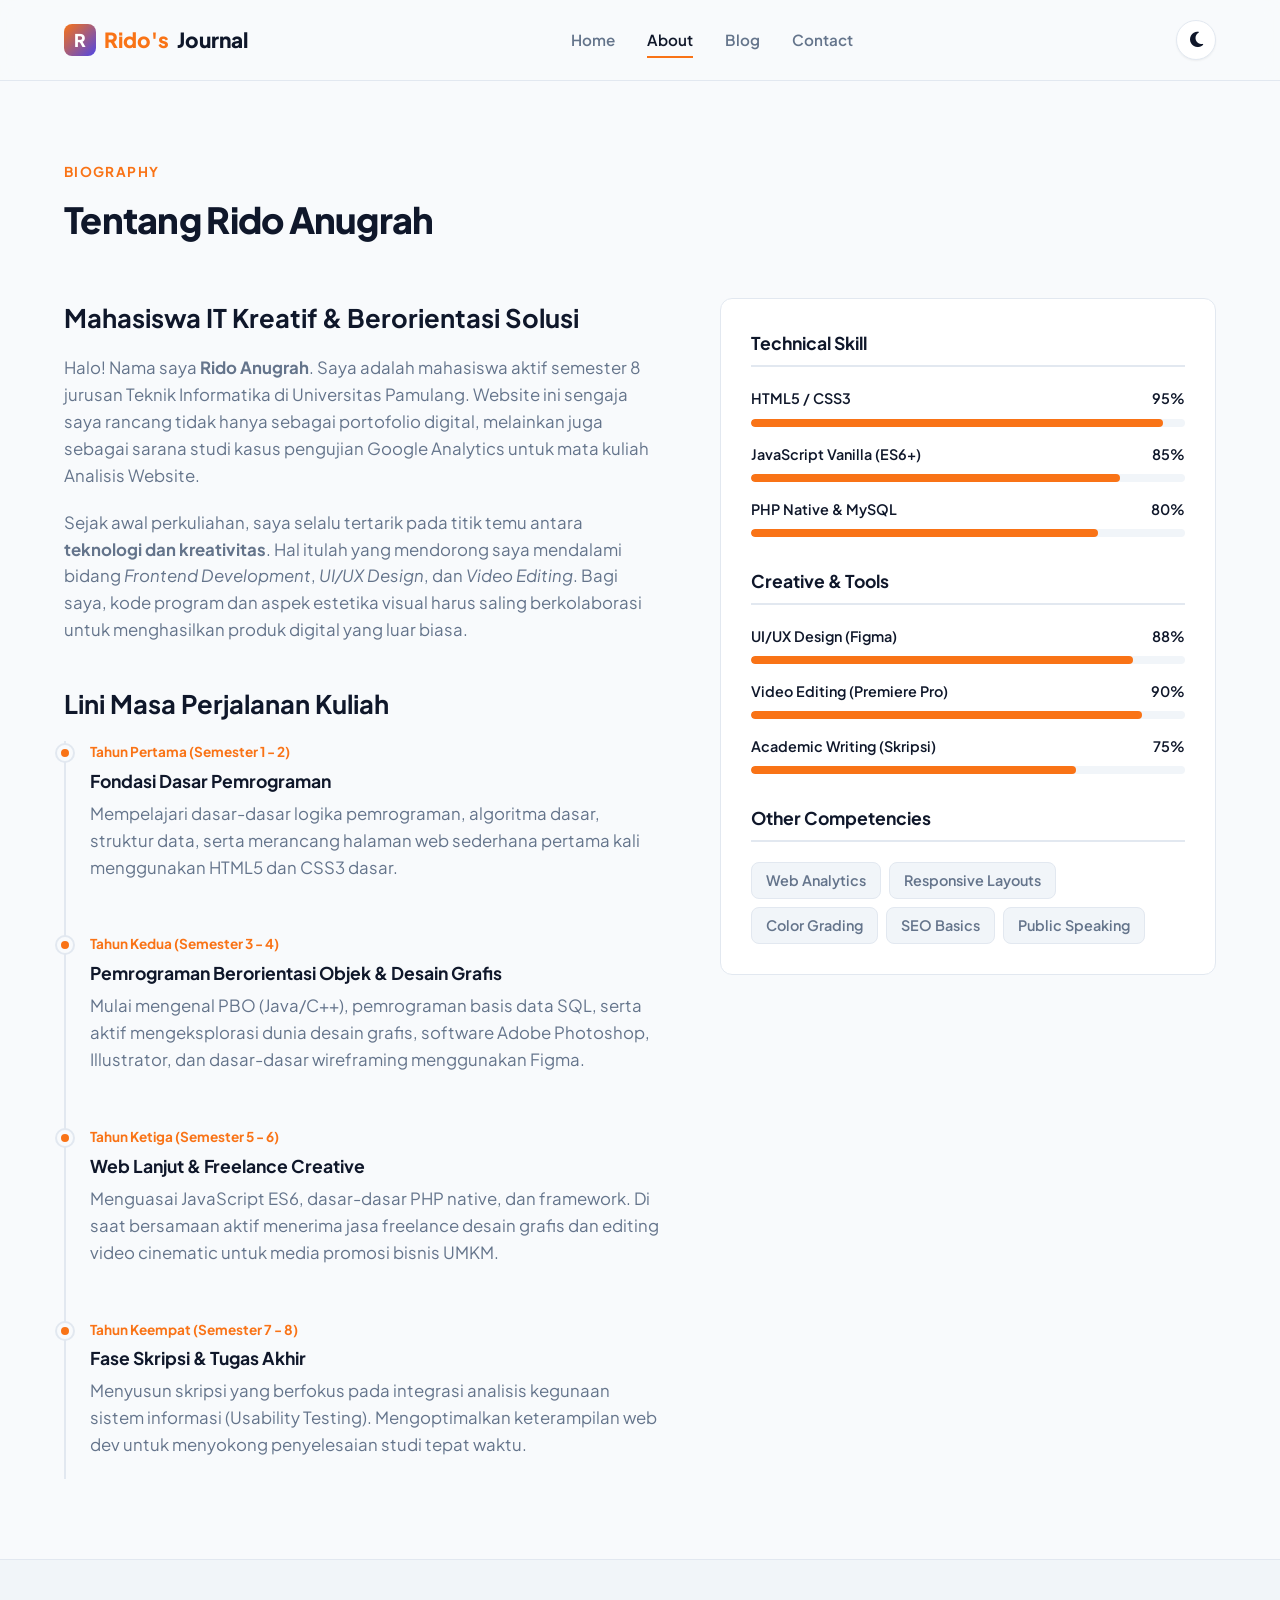
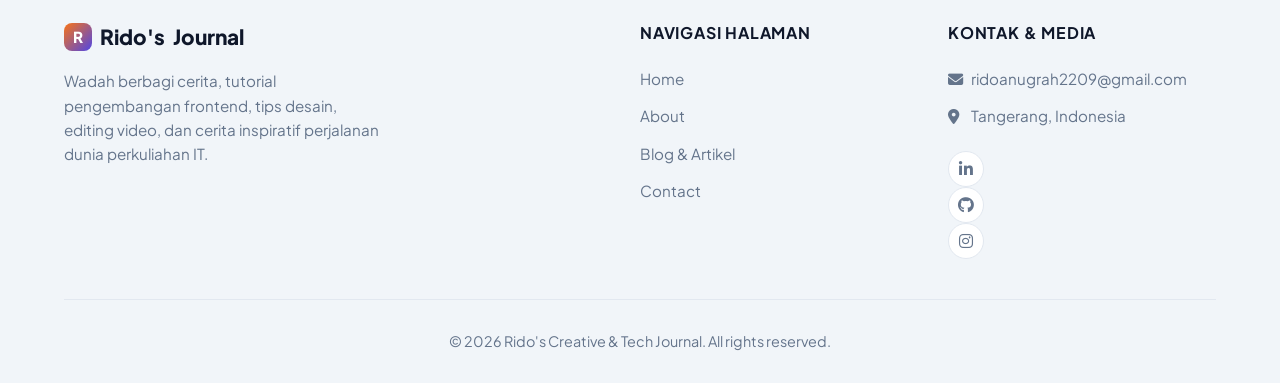
<file: about.html>
<!DOCTYPE html>
<html lang="id">
<head>
    <meta charset="UTF-8">
    <meta name="viewport" content="width=device-width, initial-scale=1.0">

    <!-- Google tag (gtag.js) -->
    <script async src="https://www.googletagmanager.com/gtag/js?id=G-TMWRCC604Q"></script>
    <script>
      window.dataLayer = window.dataLayer || [];
      function gtag(){dataLayer.push(arguments);}
      gtag('js', new Date());
      gtag('config', 'G-TMWRCC604Q');
    </script>
    
    <!-- SEO Meta Tags Dasar -->
    <title>Rido Anugrah | Tentang Saya</title>
    <meta name="description" content="Ketahui lebih dalam mengenai profil akademis Rido Anugrah, mahasiswa semester 8 IT yang berfokus pada frontend development dan desain kreatif.">
    <meta name="author" content="Rido Anugrah">
    <meta name="robots" content="index, follow">
    
    <!-- Open Graph (Facebook / LinkedIn) Meta Tags untuk Social Sharing -->
    <meta property="og:type" content="website">
    <meta property="og:title" content="Rido Anugrah | Tentang Saya">
    <meta property="og:description" content="Ketahui lebih dalam mengenai profil akademis Rido Anugrah, mahasiswa semester 8 IT yang berfokus pada frontend development dan desain kreatif.">
    <meta property="og:image" content="https://images.unsplash.com/photo-1507238691740-187a5b1d37b8?w=800&auto=format&fit=crop&q=80">
    <meta property="og:url" content="https://doxxy22.github.io/blog/about.html">

    <!-- Twitter Cards Meta Tags -->
    <meta name="twitter:card" content="summary_large_image">
    <meta name="twitter:title" content="Rido Anugrah | Tentang Saya">
    <meta name="twitter:description" content="Ketahui lebih dalam mengenai profil akademis Rido Anugrah, mahasiswa semester 8 IT yang berfokus pada frontend development dan desain kreatif.">

    <!-- Pemuatan CSS Icon (Font Awesome v6) -->
    <link rel="stylesheet" href="https://cdnjs.cloudflare.com/ajax/libs/font-awesome/6.4.0/css/all.min.css">

    <!-- CSS Kustom -->
    <link rel="stylesheet" href="assets/css/style.css">
</head>
<body>

    <!-- Animasi Loading Halaman -->
    <div id="loader">
        <div class="loader-spinner"></div>
    </div>

    <!-- Header & Navigasi -->
    <header class="header">
        <div class="container navbar">
            <!-- Logo Brand -->
            <a href="index.html" class="logo">
                <div class="logo-icon">R</div>
                <span>Rido's</span> Journal
            </a>

            <!-- Navigasi Menu Desktop -->
            <nav class="nav-menu" id="nav-menu">
                <a href="index.html" class="nav-link">Home</a>
                <a href="about.html" class="nav-link active">About</a>
                <a href="blog.html" class="nav-link">Blog</a>
                <a href="contact.html" class="nav-link">Contact</a>
            </nav>

            <!-- Aksi Tambahan: Tombol Dark Mode & Hamburger -->
            <div class="nav-actions">
                <!-- Tombol Toggle Light/Dark Mode -->
                <button id="theme-toggle" class="theme-toggle" aria-label="Toggle Dark Mode">
                    <i class="fa-solid fa-moon"></i>
                    <i class="fa-solid fa-sun"></i>
                </button>

                <!-- Hamburger Menu untuk Mobile -->
                <button class="hamburger" id="hamburger" aria-label="Menu Utama">
                    <span></span>
                    <span></span>
                    <span></span>
                </button>
            </div>
        </div>
    </header>

    <main class="section-padding">
        <div class="container">
            
            <div class="section-title-wrap reveal">
                <span class="section-subtitle">Biography</span>
                <h1 class="section-title">Tentang Rido Anugrah</h1>
            </div>

            <div class="about-grid">
                
                <!-- KOLOM KIRI: Narasi Profil & Timeline Perkuliahan -->
                <div class="about-text-content reveal">
                    <h3>Mahasiswa IT Kreatif & Berorientasi Solusi</h3>
                    
                    <p>
                        Halo! Nama saya <strong>Rido Anugrah</strong>. Saya adalah mahasiswa aktif semester 8 jurusan Teknik Informatika di Universitas Pamulang. Website ini sengaja saya rancang tidak hanya sebagai portofolio digital, melainkan juga sebagai sarana studi kasus pengujian Google Analytics untuk mata kuliah Analisis Website.
                    </p>
                    <p>
                        Sejak awal perkuliahan, saya selalu tertarik pada titik temu antara <strong>teknologi dan kreativitas</strong>. Hal itulah yang mendorong saya mendalami bidang <em>Frontend Development</em>, <em>UI/UX Design</em>, dan <em>Video Editing</em>. Bagi saya, kode program dan aspek estetika visual harus saling berkolaborasi untuk menghasilkan produk digital yang luar biasa.
                    </p>

                    <!-- Lini Masa Perjalanan Kuliah (Semester 1 s.d 8) -->
                    <h3 class="timeline-title">Lini Masa Perjalanan Kuliah</h3>
                    <div class="timeline">
                        <!-- Item 1: Sem 1 - 2 -->
                        <div class="timeline-item">
                            <div class="timeline-dot"></div>
                            <div class="timeline-date">Tahun Pertama (Semester 1 - 2)</div>
                            <h4 class="timeline-title-sub">Fondasi Dasar Pemrograman</h4>
                            <p class="timeline-desc">
                                Mempelajari dasar-dasar logika pemrograman, algoritma dasar, struktur data, serta merancang halaman web sederhana pertama kali menggunakan HTML5 dan CSS3 dasar.
                            </p>
                        </div>

                        <!-- Item 2: Sem 3 - 4 -->
                        <div class="timeline-item">
                            <div class="timeline-dot"></div>
                            <div class="timeline-date">Tahun Kedua (Semester 3 - 4)</div>
                            <h4 class="timeline-title-sub">Pemrograman Berorientasi Objek & Desain Grafis</h4>
                            <p class="timeline-desc">
                                Mulai mengenal PBO (Java/C++), pemrograman basis data SQL, serta aktif mengeksplorasi dunia desain grafis, software Adobe Photoshop, Illustrator, dan dasar-dasar wireframing menggunakan Figma.
                            </p>
                        </div>

                        <!-- Item 3: Sem 5 - 6 -->
                        <div class="timeline-item">
                            <div class="timeline-dot"></div>
                            <div class="timeline-date">Tahun Ketiga (Semester 5 - 6)</div>
                            <h4 class="timeline-title-sub">Web Lanjut & Freelance Creative</h4>
                            <p class="timeline-desc">
                                Menguasai JavaScript ES6, dasar-dasar PHP native, dan framework. Di saat bersamaan aktif menerima jasa freelance desain grafis dan editing video cinematic untuk media promosi bisnis UMKM.
                            </p>
                        </div>

                        <!-- Item 4: Sem 7 - 8 -->
                        <div class="timeline-item">
                            <div class="timeline-dot"></div>
                            <div class="timeline-date">Tahun Keempat (Semester 7 - 8)</div>
                            <h4 class="timeline-title-sub">Fase Skripsi & Tugas Akhir</h4>
                            <p class="timeline-desc">
                                Menyusun skripsi yang berfokus pada integrasi analisis kegunaan sistem informasi (Usability Testing). Mengoptimalkan keterampilan web dev untuk menyokong penyelesaian studi tepat waktu.
                            </p>
                        </div>
                    </div>
                </div>

                <!-- KOLOM KANAN: Sidebar Keterampilan (Skills Bar) -->
                <aside class="about-skills-sidebar reveal">
                    <!-- Group 1: Technical Stack -->
                    <div class="skills-group">
                        <h3 class="skills-group-title">Technical Skill</h3>
                        
                        <!-- HTML & CSS -->
                        <div class="skill-item">
                            <div class="skill-info">
                                <span>HTML5 / CSS3</span>
                                <span>95%</span>
                            </div>
                            <div class="skill-bar">
                                <div class="skill-progress" data-progress="95"></div>
                            </div>
                        </div>

                        <!-- JavaScript -->
                        <div class="skill-item">
                            <div class="skill-info">
                                <span>JavaScript Vanilla (ES6+)</span>
                                <span>85%</span>
                            </div>
                            <div class="skill-bar">
                                <div class="skill-progress" data-progress="85"></div>
                            </div>
                        </div>

                        <!-- PHP Native -->
                        <div class="skill-item">
                            <div class="skill-info">
                                <span>PHP Native & MySQL</span>
                                <span>80%</span>
                            </div>
                            <div class="skill-bar">
                                <div class="skill-progress" data-progress="80"></div>
                            </div>
                        </div>
                    </div>

                    <!-- Group 2: Creative & Design Stack -->
                    <div class="skills-group">
                        <h3 class="skills-group-title">Creative & Tools</h3>
                        
                        <!-- UI/UX & Figma -->
                        <div class="skill-item">
                            <div class="skill-info">
                                <span>UI/UX Design (Figma)</span>
                                <span>88%</span>
                            </div>
                            <div class="skill-bar">
                                <div class="skill-progress" data-progress="88"></div>
                            </div>
                        </div>

                        <!-- Video Editing -->
                        <div class="skill-item">
                            <div class="skill-info">
                                <span>Video Editing (Premiere Pro)</span>
                                <span>90%</span>
                            </div>
                            <div class="skill-bar">
                                <div class="skill-progress" data-progress="90"></div>
                            </div>
                        </div>

                        <!-- Skripsi -->
                        <div class="skill-item">
                            <div class="skill-info">
                                <span>Academic Writing (Skripsi)</span>
                                <span>75%</span>
                            </div>
                            <div class="skill-bar">
                                <div class="skill-progress" data-progress="75"></div>
                            </div>
                        </div>
                    </div>

                    <!-- Group 3: Core Competencies (Tags) -->
                    <div>
                        <h3 class="skills-group-title">Other Competencies</h3>
                        <div class="skill-tags">
                            <span class="skill-tag">Web Analytics</span>
                            <span class="skill-tag">Responsive Layouts</span>
                            <span class="skill-tag">Color Grading</span>
                            <span class="skill-tag">SEO Basics</span>
                            <span class="skill-tag">Public Speaking</span>
                        </div>
                    </div>
                </aside>

            </div>

        </div>
    </main>

    <!-- Section Footer -->
    <footer class="footer">
        <div class="container">
            <div class="footer-grid">
                <!-- Kolom Brand & Bio Singkat -->
                <div class="footer-brand">
                    <a href="index.html" class="footer-brand-logo">
                        <div class="logo-icon" style="width: 28px; height: 28px; font-size: 0.95rem;">R</div>
                        <span>Rido's</span> Journal
                    </a>
                    <p class="footer-brand-desc">
                        Wadah berbagi cerita, tutorial pengembangan frontend, tips desain, editing video, dan cerita inspiratif perjalanan dunia perkuliahan IT.
                    </p>
                </div>

                <!-- Kolom Navigasi Cepat -->
                <div>
                    <h4 class="footer-title">Navigasi Halaman</h4>
                    <ul class="footer-links">
                        <li><a href="index.html" class="footer-link">Home</a></li>
                        <li><a href="about.html" class="footer-link">About</a></li>
                        <li><a href="blog.html" class="footer-link">Blog & Artikel</a></li>
                        <li><a href="contact.html" class="footer-link">Contact</a></li>
                    </ul>
                </div>

                <!-- Kolom Kontak / Hubungi Rido -->
                <div>
                    <h4 class="footer-title">Kontak & Media</h4>
                    <ul class="footer-links">
                        <li><span class="footer-link" style="cursor: default;"><i class="fa-solid fa-envelope" style="width: 20px;"></i> ridoanugrah2209@gmail.com </span></li>
                        <li><span class="footer-link" style="cursor: default;"><i class="fa-solid fa-location-dot" style="width: 20px;"></i> Tangerang, Indonesia</span></li>
                        <li>
                            <div class="contact-socials" style="margin-top: 10px;">
                                <a href="https://www.linkedin.com/in/rido-anugrah-a694ba335/" target="_blank" class="hero-social-link social-track" data-platform="LinkedIn" aria-label="LinkedIn Profile" style="width: 36px; height: 36px; font-size: 1rem;">
                                    <i class="fa-brands fa-linkedin-in"></i>
                                </a>
                                <a href="https://github.com/doxxy22" target="_blank" class="hero-social-link social-track" data-platform="GitHub" aria-label="GitHub Profile" style="width: 36px; height: 36px; font-size: 1rem;">
                                    <i class="fa-brands fa-github"></i>
                                </a>
                                <a href="https://instagram.com/angrhrido_" target="_blank" class="hero-social-link social-track" data-platform="Instagram" aria-label="Instagram Profile" style="width: 36px; height: 36px; font-size: 1rem;">
                                    <i class="fa-brands fa-instagram"></i>
                                </a>
                            </div>
                        </li>
                    </ul>
                </div>
            </div>

            <!-- Footer Bottom / Copyright -->
            <div class="footer-bottom">
                <p>&copy; 2026 Rido's Creative & Tech Journal. All rights reserved.</p>
            </div>
        </div>
    </footer>

    <!-- Scripts JavaScript -->
    <script src="assets/js/articles-data.js"></script>
    <script src="assets/js/main.js"></script>
</body>
</html>
</file>
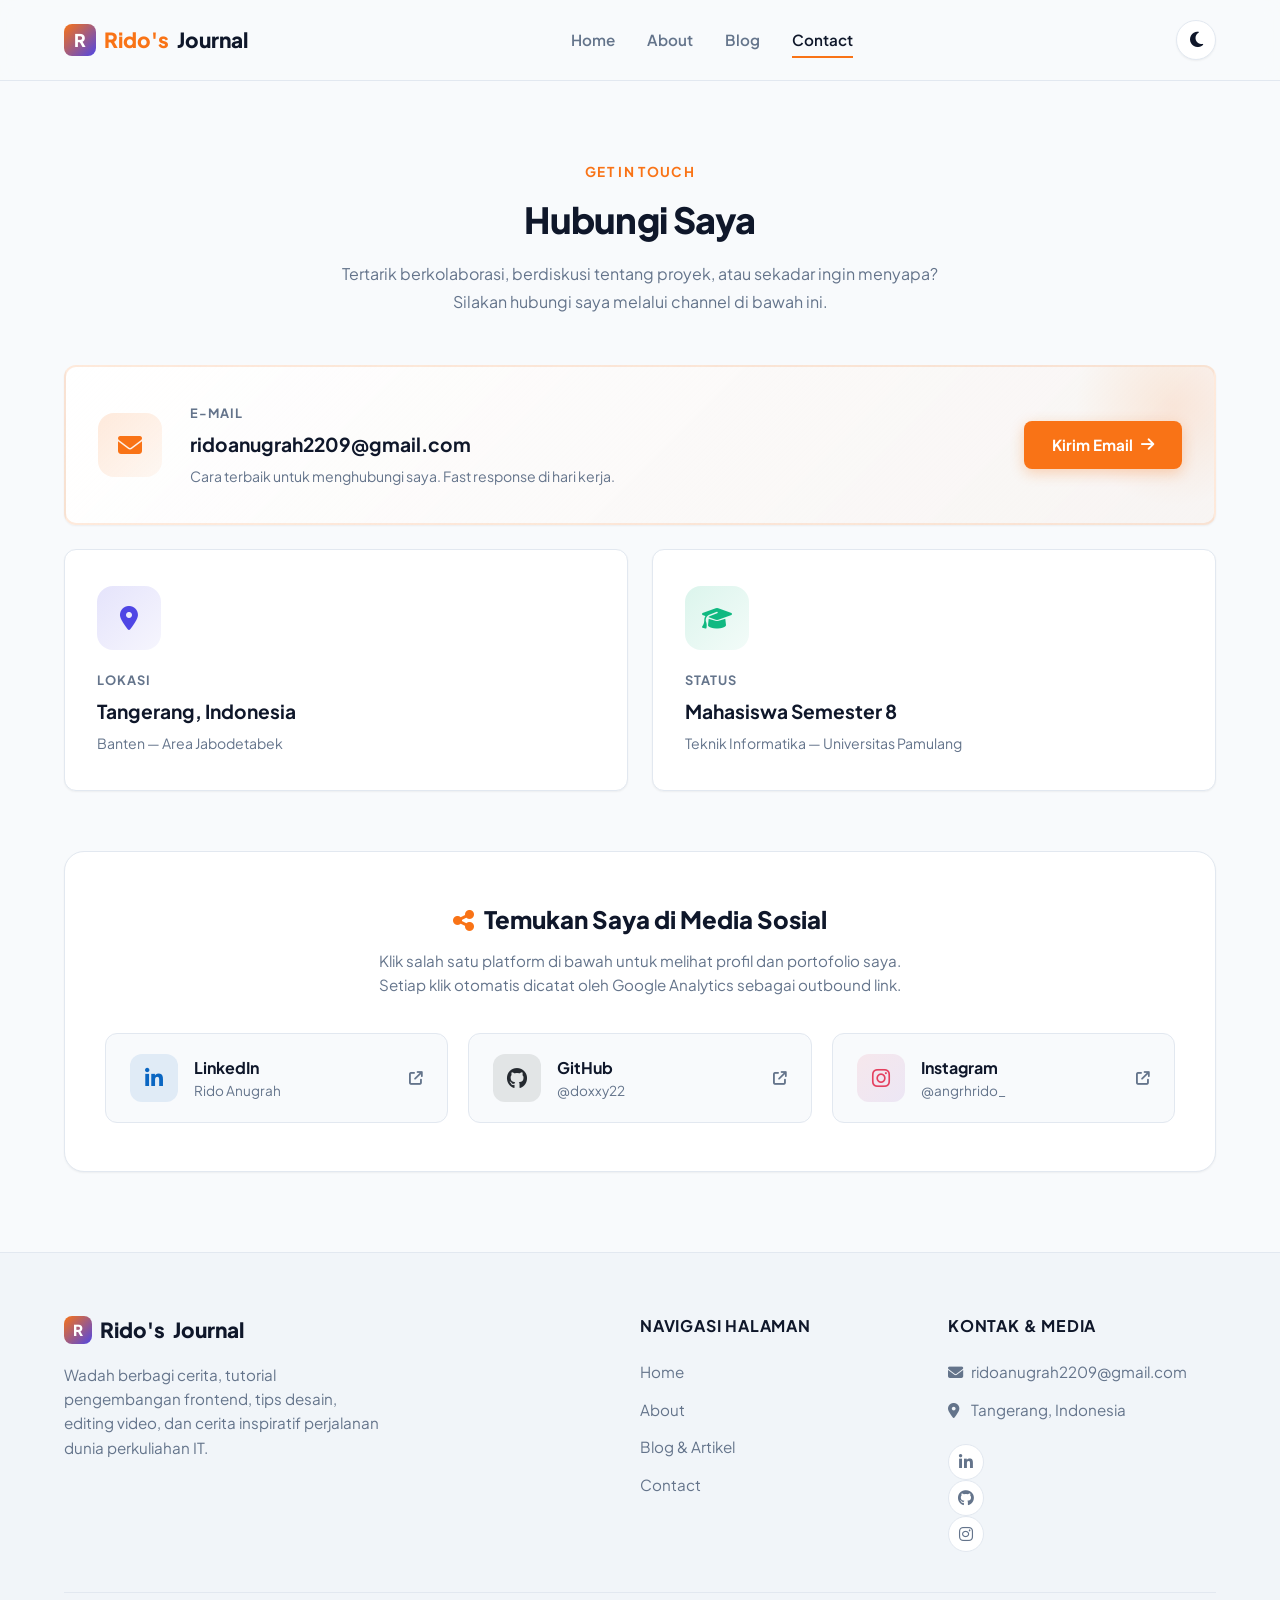
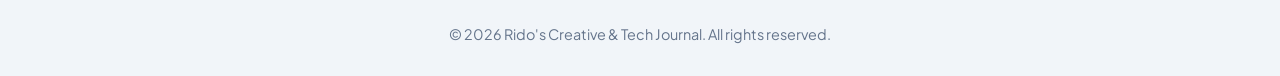
<file: contact.html>
<!DOCTYPE html>
<html lang="id">
<head>
    <meta charset="UTF-8">
    <meta name="viewport" content="width=device-width, initial-scale=1.0">

    <!-- Google tag (gtag.js) -->
    <script async src="https://www.googletagmanager.com/gtag/js?id=G-TMWRCC604Q"></script>
    <script>
      window.dataLayer = window.dataLayer || [];
      function gtag(){dataLayer.push(arguments);}
      gtag('js', new Date());
      gtag('config', 'G-TMWRCC604Q');
    </script>
    
    <!-- SEO Meta Tags Dasar -->
    <title>Hubungi Rido | Rido's Journal</title>
    <meta name="description" content="Hubungi Rido Anugrah untuk pertanyaan akademis, proyek frontend, kolaborasi desain, atau sekadar berdiskusi mengenai teknologi.">
    <meta name="author" content="Rido Anugrah">
    <meta name="robots" content="index, follow">
    
    <!-- Open Graph (Facebook / LinkedIn) Meta Tags untuk Social Sharing -->
    <meta property="og:type" content="website">
    <meta property="og:title" content="Hubungi Rido | Rido's Journal">
    <meta property="og:description" content="Hubungi Rido Anugrah untuk pertanyaan akademis, proyek frontend, kolaborasi desain, atau sekadar berdiskusi mengenai teknologi.">
    <meta property="og:image" content="https://images.unsplash.com/photo-1507238691740-187a5b1d37b8?w=800&auto=format&fit=crop&q=80">
    <meta property="og:url" content="https://doxxy22.github.io/blog/contact.html">

    <!-- Twitter Cards Meta Tags -->
    <meta name="twitter:card" content="summary_large_image">
    <meta name="twitter:title" content="Hubungi Rido | Rido's Journal">
    <meta name="twitter:description" content="Hubungi Rido Anugrah untuk pertanyaan akademis, proyek frontend, kolaborasi desain, atau sekadar berdiskusi mengenai teknologi.">

    <!-- Pemuatan CSS Icon (Font Awesome v6) -->
    <link rel="stylesheet" href="https://cdnjs.cloudflare.com/ajax/libs/font-awesome/6.4.0/css/all.min.css">

    <!-- CSS Kustom -->
    <link rel="stylesheet" href="assets/css/style.css">
</head>
<body>

    <!-- Animasi Loading Halaman -->
    <div id="loader">
        <div class="loader-spinner"></div>
    </div>

    <!-- Header & Navigasi -->
    <header class="header">
        <div class="container navbar">
            <!-- Logo Brand -->
            <a href="index.html" class="logo">
                <div class="logo-icon">R</div>
                <span>Rido's</span> Journal
            </a>

            <!-- Navigasi Menu Desktop -->
            <nav class="nav-menu" id="nav-menu">
                <a href="index.html" class="nav-link">Home</a>
                <a href="about.html" class="nav-link">About</a>
                <a href="blog.html" class="nav-link">Blog</a>
                <a href="contact.html" class="nav-link active">Contact</a>
            </nav>

            <!-- Aksi Tambahan: Tombol Dark Mode & Hamburger -->
            <div class="nav-actions">
                <!-- Tombol Toggle Light/Dark Mode -->
                <button id="theme-toggle" class="theme-toggle" aria-label="Toggle Dark Mode">
                    <i class="fa-solid fa-moon"></i>
                    <i class="fa-solid fa-sun"></i>
                </button>

                <!-- Hamburger Menu untuk Mobile -->
                <button class="hamburger" id="hamburger" aria-label="Menu Utama">
                    <span></span>
                    <span></span>
                    <span></span>
                </button>
            </div>
        </div>
    </header>

    <main class="section-padding" style="background-color: var(--bg-primary);">
        <div class="container">
            
            <div class="section-title-wrap reveal" style="text-align: center; max-width: 650px; margin-left: auto; margin-right: auto;">
                <span class="section-subtitle">Get In Touch</span>
                <h1 class="section-title">Hubungi Saya</h1>
                <p style="color: var(--text-muted); margin-top: 12px; line-height: 1.7;">
                    Tertarik berkolaborasi, berdiskusi tentang proyek, atau sekadar ingin menyapa? Silakan hubungi saya melalui channel di bawah ini.
                </p>
            </div>

            <!-- CONTACT CARDS GRID -->
            <div class="contact-showcase-grid">

                <!-- Card 1: Email (Featured / Large) -->
                <div class="contact-showcase-card contact-card-featured reveal">
                    <div class="contact-showcase-glow"></div>
                    <div class="contact-showcase-icon-wrap contact-icon-email">
                        <i class="fa-solid fa-envelope"></i>
                    </div>
                    <div class="contact-showcase-body">
                        <h3 class="contact-showcase-label">E-mail</h3>
                        <p class="contact-showcase-value">ridoanugrah2209@gmail.com</p>
                        <p class="contact-showcase-hint">Cara terbaik untuk menghubungi saya. Fast response di hari kerja.</p>
                    </div>
                    <a href="mailto:ridoanugrah2209@gmail.com" class="contact-showcase-action social-track" data-platform="Email">
                        Kirim Email <i class="fa-solid fa-arrow-right"></i>
                    </a>
                </div>

                <!-- Card 2: Lokasi -->
                <div class="contact-showcase-card reveal">
                    <div class="contact-showcase-icon-wrap contact-icon-location">
                        <i class="fa-solid fa-location-dot"></i>
                    </div>
                    <div class="contact-showcase-body">
                        <h3 class="contact-showcase-label">Lokasi</h3>
                        <p class="contact-showcase-value">Tangerang, Indonesia</p>
                        <p class="contact-showcase-hint">Banten — Area Jabodetabek</p>
                    </div>
                </div>

                <!-- Card 3: Status -->
                <div class="contact-showcase-card reveal">
                    <div class="contact-showcase-icon-wrap contact-icon-status">
                        <i class="fa-solid fa-graduation-cap"></i>
                    </div>
                    <div class="contact-showcase-body">
                        <h3 class="contact-showcase-label">Status</h3>
                        <p class="contact-showcase-value">Mahasiswa Semester 8</p>
                        <p class="contact-showcase-hint">Teknik Informatika — Universitas Pamulang</p>
                    </div>
                </div>

            </div>

            <!-- SOCIAL MEDIA SECTION -->
            <div class="contact-social-section reveal">
                <div class="contact-social-header">
                    <h2 class="contact-social-title"><i class="fa-solid fa-share-nodes"></i> Temukan Saya di Media Sosial</h2>
                    <p class="contact-social-desc">Klik salah satu platform di bawah untuk melihat profil dan portofolio saya. Setiap klik otomatis dicatat oleh Google Analytics sebagai outbound link.</p>
                </div>

                <div class="contact-social-cards">
                    <!-- LinkedIn -->
                    <a href="https://www.linkedin.com/in/rido-anugrah-a694ba335/" target="_blank" class="contact-social-card social-track" data-platform="LinkedIn" id="social-linkedin">
                        <div class="contact-social-card-icon linkedin-icon">
                            <i class="fa-brands fa-linkedin-in"></i>
                        </div>
                        <div class="contact-social-card-info">
                            <span class="contact-social-card-name">LinkedIn</span>
                            <span class="contact-social-card-handle">Rido Anugrah</span>
                        </div>
                        <i class="fa-solid fa-arrow-up-right-from-square contact-social-card-arrow"></i>
                    </a>

                    <!-- GitHub -->
                    <a href="https://github.com/doxxy22" target="_blank" class="contact-social-card social-track" data-platform="GitHub" id="social-github">
                        <div class="contact-social-card-icon github-icon">
                            <i class="fa-brands fa-github"></i>
                        </div>
                        <div class="contact-social-card-info">
                            <span class="contact-social-card-name">GitHub</span>
                            <span class="contact-social-card-handle">@doxxy22</span>
                        </div>
                        <i class="fa-solid fa-arrow-up-right-from-square contact-social-card-arrow"></i>
                    </a>

                    <!-- Instagram -->
                    <a href="https://instagram.com/angrhrido_" target="_blank" class="contact-social-card social-track" data-platform="Instagram" id="social-instagram">
                        <div class="contact-social-card-icon instagram-icon">
                            <i class="fa-brands fa-instagram"></i>
                        </div>
                        <div class="contact-social-card-info">
                            <span class="contact-social-card-name">Instagram</span>
                            <span class="contact-social-card-handle">@angrhrido_</span>
                        </div>
                        <i class="fa-solid fa-arrow-up-right-from-square contact-social-card-arrow"></i>
                    </a>
                </div>
            </div>

        </div>
    </main>

    <!-- Section Footer -->
    <footer class="footer">
        <div class="container">
            <div class="footer-grid">
                <!-- Kolom Brand & Bio Singkat -->
                <div class="footer-brand">
                    <a href="index.html" class="footer-brand-logo">
                        <div class="logo-icon" style="width: 28px; height: 28px; font-size: 0.95rem;">R</div>
                        <span>Rido's</span> Journal
                    </a>
                    <p class="footer-brand-desc">
                        Wadah berbagi cerita, tutorial pengembangan frontend, tips desain, editing video, dan cerita inspiratif perjalanan dunia perkuliahan IT.
                    </p>
                </div>

                <!-- Kolom Navigasi Cepat -->
                <div>
                    <h4 class="footer-title">Navigasi Halaman</h4>
                    <ul class="footer-links">
                        <li><a href="index.html" class="footer-link">Home</a></li>
                        <li><a href="about.html" class="footer-link">About</a></li>
                        <li><a href="blog.html" class="footer-link">Blog &amp; Artikel</a></li>
                        <li><a href="contact.html" class="footer-link">Contact</a></li>
                    </ul>
                </div>

                <!-- Kolom Kontak / Hubungi Rido -->
                <div>
                    <h4 class="footer-title">Kontak &amp; Media</h4>
                    <ul class="footer-links">
                        <li><span class="footer-link" style="cursor: default;"><i class="fa-solid fa-envelope" style="width: 20px;"></i> ridoanugrah2209@gmail.com </span></li>
                        <li><span class="footer-link" style="cursor: default;"><i class="fa-solid fa-location-dot" style="width: 20px;"></i> Tangerang, Indonesia</span></li>
                        <li>
                            <div class="contact-socials" style="margin-top: 10px;">
                                <a href="https://www.linkedin.com/in/rido-anugrah-a694ba335/" target="_blank" class="hero-social-link social-track" data-platform="LinkedIn" aria-label="LinkedIn Profile" style="width: 36px; height: 36px; font-size: 1rem;">
                                    <i class="fa-brands fa-linkedin-in"></i>
                                </a>
                                <a href="https://github.com/doxxy22" target="_blank" class="hero-social-link social-track" data-platform="GitHub" aria-label="GitHub Profile" style="width: 36px; height: 36px; font-size: 1rem;">
                                    <i class="fa-brands fa-github"></i>
                                </a>
                                <a href="https://instagram.com/angrhrido_" target="_blank" class="hero-social-link social-track" data-platform="Instagram" aria-label="Instagram Profile" style="width: 36px; height: 36px; font-size: 1rem;">
                                    <i class="fa-brands fa-instagram"></i>
                                </a>
                            </div>
                        </li>
                    </ul>
                </div>
            </div>

            <!-- Footer Bottom / Copyright -->
            <div class="footer-bottom">
                <p>&copy; 2026 Rido's Creative &amp; Tech Journal. All rights reserved.</p>
            </div>
        </div>
    </footer>

    <!-- Scripts JavaScript -->
    <script src="assets/js/articles-data.js"></script>
    <script src="assets/js/main.js"></script>
</body>
</html>
</file>
<file: assets/css/style.css>
@import url('https://fonts.googleapis.com/css2?family=Plus+Jakarta+Sans:wght@300;400;500;600;700;800&display=swap');

/* ==========================================
   DESIGN TOKENS & CSS VARIABLES
   ========================================== */
:root {
    /* Font Families */
    --font-primary: 'Plus Jakarta Sans', sans-serif;
    
    /* Light Theme Palette (Default) */
    --bg-primary: #f8fafc;
    --bg-secondary: #f1f5f9;
    --surface: #ffffff;
    --surface-hover: #f1f5f9;
    
    --primary: #f97316; /* Warm Orange from design */
    --primary-hover: #ea580c;
    --secondary: #4f46e5; /* Indigo Accent */
    --secondary-hover: #4338ca;
    
    --text-main: #0f172a;
    --text-muted: #64748b;
    --text-inverse: #ffffff;
    
    --border-color: #e2e8f0;
    --border-hover: #cbd5e1;
    
    --shadow-sm: 0 1px 2px 0 rgba(0, 0, 0, 0.05);
    --shadow-md: 0 4px 6px -1px rgba(0, 0, 0, 0.1), 0 2px 4px -2px rgba(0, 0, 0, 0.1);
    --shadow-lg: 0 10px 15px -3px rgba(0, 0, 0, 0.05), 0 4px 6px -4px rgba(0, 0, 0, 0.05);
    --shadow-xl: 0 20px 25px -5px rgba(0, 0, 0, 0.1), 0 8px 10px -6px rgba(0, 0, 0, 0.1);
    
    --transition-fast: 0.2s cubic-bezier(0.4, 0, 0.2, 1);
    --transition-normal: 0.3s cubic-bezier(0.4, 0, 0.2, 1);
    --transition-slow: 0.5s cubic-bezier(0.4, 0, 0.2, 1);
    
    --radius-sm: 8px;
    --radius-md: 12px;
    --radius-lg: 20px;
    --radius-full: 9999px;
}

/* Dark Theme Palette Override */
[data-theme="dark"] {
    --bg-primary: #0b0f19;
    --bg-secondary: #111827;
    --surface: #1e293b;
    --surface-hover: #334155;
    
    --primary: #fb923c;
    --primary-hover: #f97316;
    --secondary: #818cf8;
    --secondary-hover: #6366f1;
    
    --text-main: #f8fafc;
    --text-muted: #94a3b8;
    --text-inverse: #0f172a;
    
    --border-color: #334155;
    --border-hover: #475569;
    
    --shadow-sm: 0 1px 2px 0 rgba(0, 0, 0, 0.3);
    --shadow-md: 0 4px 6px -1px rgba(0, 0, 0, 0.4), 0 2px 4px -2px rgba(0, 0, 0, 0.3);
    --shadow-lg: 0 10px 15px -3px rgba(0, 0, 0, 0.2), 0 4px 6px -4px rgba(0, 0, 0, 0.2);
    --shadow-xl: 0 20px 25px -5px rgba(0, 0, 0, 0.4), 0 8px 10px -6px rgba(0, 0, 0, 0.3);
}

/* ==========================================
   BASE & RESET STYLES
   ========================================== */
* {
    margin: 0;
    padding: 0;
    box-sizing: border-box;
    font-family: var(--font-primary);
}

html {
    scroll-behavior: smooth;
}

body {
    background-color: var(--bg-primary);
    color: var(--text-main);
    transition: background-color var(--transition-normal), color var(--transition-normal);
    line-height: 1.6;
    overflow-x: hidden;
    min-height: 100vh;
    display: flex;
    flex-direction: column;
}

a {
    color: inherit;
    text-decoration: none;
    transition: color var(--transition-fast);
}

img {
    max-width: 100%;
    height: auto;
    display: block;
}

button, input, textarea, select {
    background: none;
    border: none;
    font-family: inherit;
    color: inherit;
}

button {
    cursor: pointer;
}

ul {
    list-style: none;
}

/* Page Loader styling */
#loader {
    position: fixed;
    top: 0;
    left: 0;
    width: 100%;
    height: 100%;
    background-color: var(--bg-primary);
    z-index: 99999;
    display: flex;
    align-items: center;
    justify-content: center;
    transition: opacity var(--transition-normal), visibility var(--transition-normal);
}

.loader-spinner {
    width: 50px;
    height: 50px;
    border: 3px solid var(--border-color);
    border-top: 3px solid var(--primary);
    border-radius: 50%;
    animation: spin 1s linear infinite;
}

@keyframes spin {
    to { transform: rotate(360deg); }
}

/* ==========================================
   UTILITY & REUSABLE CLASSES
   ========================================== */
.container {
    width: 100%;
    max-width: 1200px;
    margin: 0 auto;
    padding: 0 24px;
}

.section-padding {
    padding: 80px 0;
}

.btn {
    display: inline-flex;
    align-items: center;
    gap: 8px;
    padding: 12px 28px;
    border-radius: var(--radius-sm);
    font-weight: 600;
    font-size: 0.95rem;
    transition: all var(--transition-normal);
}

.btn-primary {
    background-color: var(--primary);
    color: #ffffff;
    box-shadow: 0 4px 14px rgba(249, 115, 22, 0.3);
}

.btn-primary:hover {
    background-color: var(--primary-hover);
    transform: translateY(-2px);
    box-shadow: 0 6px 20px rgba(249, 115, 22, 0.4);
}

.btn-secondary {
    background-color: transparent;
    color: var(--text-main);
    border: 1px solid var(--border-color);
}

.btn-secondary:hover {
    border-color: var(--text-main);
    background-color: var(--bg-secondary);
    transform: translateY(-2px);
}

.badge {
    display: inline-block;
    padding: 4px 12px;
    font-size: 0.75rem;
    font-weight: 700;
    border-radius: var(--radius-full);
    text-transform: uppercase;
    letter-spacing: 0.05em;
    background-color: var(--bg-secondary);
    color: var(--text-muted);
}

.badge-primary {
    background-color: rgba(249, 115, 22, 0.1);
    color: var(--primary);
}

.badge-secondary {
    background-color: rgba(79, 70, 229, 0.1);
    color: var(--secondary);
}

/* Section Titles */
.section-title-wrap {
    margin-bottom: 50px;
}

.section-subtitle {
    color: var(--primary);
    text-transform: uppercase;
    letter-spacing: 0.1em;
    font-size: 0.85rem;
    font-weight: 700;
    display: block;
    margin-bottom: 8px;
}

.section-title {
    font-size: 2.25rem;
    font-weight: 800;
    letter-spacing: -0.02em;
    color: var(--text-main);
}

/* Reveal on Scroll */
.reveal {
    opacity: 0;
    transform: translateY(30px);
    transition: opacity 0.8s ease, transform 0.8s ease;
}

.reveal.revealed {
    opacity: 1;
    transform: translateY(0);
}

/* ==========================================
   COMPONENTS: NAVBAR
   ========================================== */
.header {
    position: sticky;
    top: 0;
    left: 0;
    width: 100%;
    background-color: rgba(248, 250, 252, 0.8);
    backdrop-filter: blur(10px);
    -webkit-backdrop-filter: blur(10px);
    border-bottom: 1px solid var(--border-color);
    z-index: 1000;
    transition: background-color var(--transition-normal), border-color var(--transition-normal);
}

[data-theme="dark"] .header {
    background-color: rgba(11, 15, 25, 0.8);
}

.navbar {
    display: flex;
    align-items: center;
    justify-content: space-between;
    height: 80px;
}

.logo {
    font-size: 1.3rem;
    font-weight: 800;
    color: var(--text-main);
    display: flex;
    align-items: center;
    gap: 8px;
}

.logo span {
    color: var(--primary);
}

.logo-icon {
    width: 32px;
    height: 32px;
    background: linear-gradient(135deg, var(--primary), var(--secondary));
    border-radius: 8px;
    display: flex;
    align-items: center;
    justify-content: center;
    color: #ffffff;
    font-weight: 900;
    font-size: 1.1rem;
}

.nav-menu {
    display: flex;
    align-items: center;
    gap: 32px;
}

.nav-link {
    font-weight: 600;
    font-size: 0.95rem;
    color: var(--text-muted);
    position: relative;
    padding: 6px 0;
}

.nav-link:hover, .nav-link.active {
    color: var(--text-main);
}

.nav-link::after {
    content: '';
    position: absolute;
    bottom: 0;
    left: 0;
    width: 0;
    height: 2px;
    background-color: var(--primary);
    transition: width var(--transition-fast);
}

.nav-link:hover::after, .nav-link.active::after {
    width: 100%;
}

.nav-actions {
    display: flex;
    align-items: center;
    gap: 16px;
}

/* Theme Toggle Button */
.theme-toggle {
    width: 40px;
    height: 40px;
    border-radius: 50%;
    border: 1px solid var(--border-color);
    background-color: var(--surface);
    display: flex;
    align-items: center;
    justify-content: center;
    color: var(--text-main);
    font-size: 1.1rem;
    transition: all var(--transition-fast);
    box-shadow: var(--shadow-sm);
}

.theme-toggle:hover {
    border-color: var(--text-muted);
    transform: scale(1.05);
}

.theme-toggle .fa-sun {
    display: none;
}

[data-theme="dark"] .theme-toggle .fa-moon {
    display: none;
}

[data-theme="dark"] .theme-toggle .fa-sun {
    display: block;
    color: #facc15;
}

/* Mobile Hamburger Menu */
.hamburger {
    display: none;
    flex-direction: column;
    justify-content: space-between;
    width: 24px;
    height: 18px;
    background: transparent;
    border: none;
    cursor: pointer;
    z-index: 1001;
}

.hamburger span {
    width: 100%;
    height: 2px;
    background-color: var(--text-main);
    transition: all var(--transition-fast);
    transform-origin: left center;
}

/* ==========================================
   PAGE: HOME - HERO
   ========================================== */
.hero-section {
    padding: 100px 0 60px;
    display: flex;
    align-items: center;
    min-height: calc(100vh - 80px);
}

.hero-grid {
    display: grid;
    grid-template-columns: 80px 1fr 1.2fr;
    align-items: center;
    gap: 40px;
    width: 100%;
}

/* Left Social Column */
.hero-socials {
    display: flex;
    flex-direction: column;
    gap: 24px;
}

.hero-social-link {
    width: 44px;
    height: 44px;
    border-radius: 50%;
    border: 1px solid var(--border-color);
    display: flex;
    align-items: center;
    justify-content: center;
    color: var(--text-muted);
    font-size: 1.2rem;
    transition: all var(--transition-normal);
    background-color: var(--surface);
}

.hero-social-link:hover {
    color: var(--primary);
    border-color: var(--primary);
    transform: translateY(-4px);
    box-shadow: 0 4px 12px rgba(249, 115, 22, 0.15);
}

/* Center Image Column */
.hero-image-wrap {
    display: flex;
    justify-content: center;
    align-items: center;
    position: relative;
}

.hero-image-container {
    width: 320px;
    height: 420px;
    border-radius: 40px;
    overflow: hidden;
    position: relative;
    box-shadow: var(--shadow-xl);
    border: 6px solid var(--surface);
    transition: border-color var(--transition-normal);
    z-index: 2;
}

.hero-image-container img {
    width: 100%;
    height: 100%;
    object-fit: cover;
    object-position: top;
    transition: transform var(--transition-slow);
}

.hero-image-container:hover img {
    transform: scale(1.05);
}

/* Background blob decorations matching profile pic style */
.hero-image-wrap::before {
    content: '';
    position: absolute;
    width: 340px;
    height: 340px;
    background: radial-gradient(circle, rgba(249, 115, 22, 0.15) 0%, rgba(79, 70, 229, 0.05) 100%);
    border-radius: 50%;
    z-index: 1;
    top: 50px;
}

/* Right Content Column */
.hero-content {
    display: flex;
    flex-direction: column;
    align-items: flex-start;
}

.hero-hello {
    font-size: 1.1rem;
    color: var(--primary);
    font-weight: 700;
    margin-bottom: 8px;
}

.hero-name {
    font-size: 4rem;
    font-weight: 800;
    line-height: 1.1;
    letter-spacing: -0.03em;
    margin-bottom: 12px;
}

.hero-divider {
    width: 60px;
    height: 4px;
    background-color: var(--primary);
    margin-bottom: 24px;
    border-radius: 2px;
}

.hero-title {
    font-size: 1.8rem;
    font-weight: 800;
    color: var(--secondary);
    margin-bottom: 16px;
    line-height: 1.3;
}

[data-theme="dark"] .hero-title {
    color: var(--text-main);
}

.hero-desc {
    color: var(--text-muted);
    font-size: 1.05rem;
    margin-bottom: 30px;
    line-height: 1.7;
}

.hero-buttons {
    display: flex;
    gap: 16px;
}

/* ==========================================
   PAGE: HOME - SERVICES / EXPERTISE
   ========================================== */
.services-section {
    background-color: var(--bg-secondary);
    transition: background-color var(--transition-normal);
}

.services-grid {
    display: grid;
    grid-template-columns: repeat(auto-fit, minmax(300px, 1fr));
    gap: 30px;
}

.service-card {
    background-color: var(--surface);
    border: 1px solid var(--border-color);
    border-radius: var(--radius-md);
    padding: 40px 30px;
    box-shadow: var(--shadow-sm);
    transition: all var(--transition-normal);
    display: flex;
    flex-direction: column;
    gap: 20px;
}

.service-card:hover {
    transform: translateY(-8px);
    border-color: var(--primary);
    box-shadow: var(--shadow-xl);
}

.service-icon {
    width: 60px;
    height: 60px;
    border-radius: 16px;
    background-color: rgba(249, 115, 22, 0.1);
    color: var(--primary);
    display: flex;
    align-items: center;
    justify-content: center;
    font-size: 1.6rem;
    transition: all var(--transition-normal);
}

.service-card:hover .service-icon {
    background-color: var(--primary);
    color: #ffffff;
}

.service-card:nth-child(2) .service-icon {
    background-color: rgba(79, 70, 229, 0.1);
    color: var(--secondary);
}

.service-card:nth-child(2):hover .service-icon {
    background-color: var(--secondary);
    color: #ffffff;
}

.service-card:nth-child(3) .service-icon {
    background-color: rgba(16, 185, 129, 0.1);
    color: #10b981;
}

.service-card:nth-child(3):hover .service-icon {
    background-color: #10b981;
    color: #ffffff;
}

.service-title {
    font-size: 1.3rem;
    font-weight: 700;
    color: var(--text-main);
}

.service-desc {
    color: var(--text-muted);
    font-size: 0.95rem;
    line-height: 1.6;
}

/* ==========================================
   PAGE: HOME - STATISTIK SECTION
   ========================================== */
.stats-section {
    background: linear-gradient(135deg, var(--secondary) 0%, #312e81 100%);
    color: #ffffff;
}

.stats-grid {
    display: grid;
    grid-template-columns: repeat(auto-fit, minmax(200px, 1fr));
    gap: 40px;
    text-align: center;
}

.stat-item {
    display: flex;
    flex-direction: column;
    align-items: center;
}

.stat-number {
    font-size: 3.5rem;
    font-weight: 800;
    line-height: 1;
    margin-bottom: 8px;
    background: linear-gradient(135deg, #ffffff 0%, rgba(255,255,255,0.7) 100%);
    -webkit-background-clip: text;
    -webkit-text-fill-color: transparent;
}

.stat-title {
    font-size: 1rem;
    font-weight: 600;
    color: rgba(255, 255, 255, 0.7);
    text-transform: uppercase;
    letter-spacing: 0.05em;
}

/* ==========================================
   PAGE: HOME - LATEST ARTICLES
   ========================================== */
.articles-grid {
    display: grid;
    grid-template-columns: repeat(auto-fit, minmax(320px, 1fr));
    gap: 30px;
}

.article-card {
    background-color: var(--surface);
    border: 1px solid var(--border-color);
    border-radius: var(--radius-md);
    overflow: hidden;
    box-shadow: var(--shadow-sm);
    transition: all var(--transition-normal);
    display: flex;
    flex-direction: column;
}

.article-card:hover {
    transform: translateY(-6px);
    border-color: var(--primary);
    box-shadow: var(--shadow-xl);
}

.article-img-wrap {
    height: 200px;
    overflow: hidden;
    position: relative;
}

.article-img-wrap img {
    width: 100%;
    height: 100%;
    object-fit: cover;
    transition: transform var(--transition-slow);
}

.article-card:hover .article-img-wrap img {
    transform: scale(1.05);
}

.article-card-content {
    padding: 24px;
    display: flex;
    flex-direction: column;
    flex-grow: 1;
}

.article-meta {
    display: flex;
    align-items: center;
    gap: 12px;
    margin-bottom: 12px;
    font-size: 0.8rem;
    color: var(--text-muted);
}

.article-meta span {
    display: flex;
    align-items: center;
    gap: 4px;
}

.article-card-title {
    font-size: 1.25rem;
    font-weight: 700;
    line-height: 1.4;
    margin-bottom: 12px;
    color: var(--text-main);
}

.article-card-title:hover {
    color: var(--primary);
}

.article-card-summary {
    font-size: 0.95rem;
    color: var(--text-muted);
    margin-bottom: 20px;
    display: -webkit-box;
    -webkit-line-clamp: 3;
    -webkit-box-orient: vertical;
    overflow: hidden;
    line-height: 1.6;
    flex-grow: 1;
}

.article-card-footer {
    display: flex;
    justify-content: space-between;
    align-items: center;
    border-top: 1px solid var(--border-color);
    padding-top: 16px;
    margin-top: auto;
}

.article-read-more {
    font-weight: 700;
    font-size: 0.9rem;
    color: var(--primary);
    display: inline-flex;
    align-items: center;
    gap: 4px;
}

.article-read-more:hover {
    color: var(--primary-hover);
}

.article-read-more i {
    transition: transform var(--transition-fast);
}

.article-read-more:hover i {
    transform: translateX(4px);
}

/* ==========================================
   PAGE: ABOUT
   ========================================== */
.about-grid {
    display: grid;
    grid-template-columns: 1.2fr 1fr;
    gap: 60px;
    align-items: flex-start;
}

.about-text-content h3 {
    font-size: 1.6rem;
    font-weight: 700;
    margin-bottom: 16px;
}

.about-text-content p {
    color: var(--text-muted);
    margin-bottom: 20px;
    font-size: 1.05rem;
}

/* Timeline */
.timeline-title {
    margin-top: 40px;
    margin-bottom: 24px;
}

.timeline {
    border-left: 2px solid var(--border-color);
    padding-left: 24px;
    position: relative;
    display: flex;
    flex-direction: column;
    gap: 32px;
}

.timeline-item {
    position: relative;
}

.timeline-dot {
    position: absolute;
    left: -33px;
    top: 4px;
    width: 16px;
    height: 16px;
    border-radius: 50%;
    background-color: var(--primary);
    border: 4px solid var(--bg-primary);
    box-shadow: 0 0 0 2px var(--border-color);
    transition: background-color var(--transition-normal);
}

.timeline-item:hover .timeline-dot {
    background-color: var(--secondary);
}

.timeline-date {
    font-size: 0.85rem;
    font-weight: 700;
    color: var(--primary);
    margin-bottom: 4px;
}

.timeline-title-sub {
    font-size: 1.1rem;
    font-weight: 700;
    margin-bottom: 6px;
}

.timeline-desc {
    font-size: 0.95rem;
    color: var(--text-muted);
}

/* Skills Column */
.about-skills-sidebar {
    position: sticky;
    top: 100px;
    background-color: var(--surface);
    border: 1px solid var(--border-color);
    border-radius: var(--radius-md);
    padding: 30px;
}

.skills-group {
    margin-bottom: 30px;
}

.skills-group-title {
    font-size: 1.1rem;
    font-weight: 700;
    margin-bottom: 20px;
    border-bottom: 2px solid var(--border-color);
    padding-bottom: 8px;
    color: var(--text-main);
}

.skill-item {
    margin-bottom: 16px;
}

.skill-info {
    display: flex;
    justify-content: space-between;
    font-size: 0.9rem;
    font-weight: 600;
    margin-bottom: 8px;
}

.skill-bar {
    height: 8px;
    background-color: var(--bg-secondary);
    border-radius: var(--radius-full);
    overflow: hidden;
}

.skill-progress {
    height: 100%;
    background-color: var(--primary);
    border-radius: var(--radius-full);
    width: 0; /* Animated via JS or simple style inline */
    transition: width var(--transition-slow);
}

.skill-tags {
    display: flex;
    flex-wrap: wrap;
    gap: 8px;
}

.skill-tag {
    padding: 6px 14px;
    background-color: var(--bg-secondary);
    border-radius: var(--radius-sm);
    font-size: 0.9rem;
    font-weight: 600;
    color: var(--text-muted);
    border: 1px solid var(--border-color);
    transition: all var(--transition-fast);
}

.skill-tag:hover {
    color: var(--primary);
    border-color: var(--primary);
    background-color: rgba(249, 115, 22, 0.05);
}

/* ==========================================
   PAGE: BLOG (LIST & SEARCH)
   ========================================== */
.blog-filters-section {
    background-color: var(--surface);
    border-bottom: 1px solid var(--border-color);
    padding: 40px 0;
}

.search-filter-wrap {
    display: flex;
    flex-direction: column;
    gap: 20px;
}

.search-form {
    display: flex;
    width: 100%;
    max-width: 600px;
    position: relative;
    border: 1px solid var(--border-color);
    border-radius: var(--radius-sm);
    background-color: var(--bg-primary);
    padding: 4px;
    transition: border-color var(--transition-normal);
}

.search-form:focus-within {
    border-color: var(--primary);
}

.search-input {
    flex-grow: 1;
    padding: 12px 16px;
    font-size: 1rem;
    outline: none;
}

.search-button {
    background-color: var(--primary);
    color: #ffffff;
    width: 44px;
    height: 44px;
    border-radius: var(--radius-sm);
    display: flex;
    align-items: center;
    justify-content: center;
    font-size: 1.1rem;
    transition: background-color var(--transition-fast);
}

.search-button:hover {
    background-color: var(--primary-hover);
}

/* Category Filter Tags */
.categories-tabs {
    display: flex;
    flex-wrap: wrap;
    gap: 12px;
}

.category-tab {
    padding: 8px 18px;
    border-radius: var(--radius-full);
    border: 1px solid var(--border-color);
    font-weight: 600;
    font-size: 0.9rem;
    color: var(--text-muted);
    background-color: var(--surface);
    transition: all var(--transition-normal);
}

.category-tab:hover, .category-tab.active {
    background-color: var(--primary);
    color: #ffffff;
    border-color: var(--primary);
    box-shadow: 0 4px 10px rgba(249, 115, 22, 0.2);
}

.no-results {
    grid-column: 1 / -1;
    text-align: center;
    padding: 60px 20px;
    background-color: var(--surface);
    border-radius: var(--radius-md);
    border: 1px solid var(--border-color);
}

.no-results i {
    font-size: 3rem;
    color: var(--text-muted);
    margin-bottom: 16px;
}

/* ==========================================
   PAGE: ARTICLE DETAIL
   ========================================== */
.article-header {
    margin-bottom: 40px;
    text-align: center;
}

.article-title {
    font-size: 3rem;
    font-weight: 800;
    line-height: 1.2;
    letter-spacing: -0.02em;
    margin-top: 16px;
    margin-bottom: 24px;
}

.article-header-meta {
    display: flex;
    justify-content: center;
    align-items: center;
    gap: 24px;
    color: var(--text-muted);
    font-size: 0.95rem;
}

.article-header-meta span {
    display: flex;
    align-items: center;
    gap: 6px;
}

.article-featured-img {
    width: 100%;
    max-height: 500px;
    object-fit: cover;
    border-radius: var(--radius-md);
    box-shadow: var(--shadow-lg);
    margin-bottom: 50px;
}

.article-body-layout {
    display: grid;
    grid-template-columns: 1fr 280px;
    gap: 50px;
    align-items: flex-start;
}

.article-content {
    font-size: 1.1rem;
    line-height: 1.8;
    color: var(--text-main);
}

.article-content p {
    margin-bottom: 24px;
}

.article-content h3 {
    font-size: 1.75rem;
    font-weight: 700;
    margin-top: 40px;
    margin-bottom: 16px;
}

.article-content ul, .article-content ol {
    margin-bottom: 24px;
    padding-left: 24px;
}

.article-content li {
    margin-bottom: 8px;
}

.article-content code {
    background-color: var(--bg-secondary);
    color: var(--primary);
    padding: 2px 6px;
    border-radius: 4px;
    font-family: monospace;
    font-size: 0.95rem;
}

.article-content blockquote {
    border-left: 4px solid var(--primary);
    padding-left: 20px;
    margin: 30px 0;
    font-style: italic;
    color: var(--text-muted);
    font-size: 1.2rem;
}

/* Sidebar Info inside Article Detail */
.article-sidebar {
    position: sticky;
    top: 100px;
    background-color: var(--surface);
    border: 1px solid var(--border-color);
    border-radius: var(--radius-md);
    padding: 24px;
}

.author-card {
    text-align: center;
    display: flex;
    flex-direction: column;
    align-items: center;
    gap: 16px;
}

.author-avatar {
    width: 80px;
    height: 80px;
    border-radius: 50%;
    border: 3px solid var(--primary);
    overflow: hidden;
}

.author-name {
    font-weight: 700;
    font-size: 1.1rem;
}

.author-bio {
    font-size: 0.9rem;
    color: var(--text-muted);
}

/* Comments Section */
.comments-section {
    margin-top: 60px;
    padding-top: 40px;
    border-top: 1px solid var(--border-color);
}

.comments-title {
    font-size: 1.5rem;
    font-weight: 700;
    margin-bottom: 24px;
}

.comment-list {
    display: flex;
    flex-direction: column;
    gap: 20px;
    margin-bottom: 40px;
}

.comment-item {
    background-color: var(--surface);
    border: 1px solid var(--border-color);
    padding: 20px;
    border-radius: var(--radius-sm);
    display: flex;
    gap: 16px;
}

.comment-avatar {
    width: 44px;
    height: 44px;
    border-radius: 50%;
    background-color: var(--secondary);
    color: #ffffff;
    display: flex;
    align-items: center;
    justify-content: center;
    font-weight: 700;
    flex-shrink: 0;
}

.comment-details {
    flex-grow: 1;
}

.comment-header {
    display: flex;
    justify-content: space-between;
    margin-bottom: 8px;
}

.comment-user {
    font-weight: 700;
    font-size: 0.95rem;
}

.comment-date {
    font-size: 0.8rem;
    color: var(--text-muted);
}

.comment-text {
    font-size: 0.95rem;
    color: var(--text-muted);
}

/* Comment Form */
.comment-form-box {
    background-color: var(--surface);
    border: 1px solid var(--border-color);
    border-radius: var(--radius-md);
    padding: 30px;
}

.comment-form-title {
    font-size: 1.25rem;
    font-weight: 700;
    margin-bottom: 20px;
}

.form-group {
    margin-bottom: 20px;
}

.form-label {
    display: block;
    font-weight: 600;
    font-size: 0.9rem;
    margin-bottom: 8px;
}

.form-control {
    width: 100%;
    padding: 12px 16px;
    background-color: var(--bg-primary);
    border: 1px solid var(--border-color);
    border-radius: var(--radius-sm);
    font-size: 0.95rem;
    outline: none;
    transition: border-color var(--transition-normal);
}

.form-control:focus {
    border-color: var(--primary);
}

textarea.form-control {
    resize: vertical;
    min-height: 120px;
}

/* Recommendations */
.related-articles {
    margin-top: 80px;
    padding-top: 60px;
    border-top: 1px solid var(--border-color);
}

.related-title {
    font-size: 1.8rem;
    font-weight: 800;
    margin-bottom: 30px;
}

/* ==========================================
   PAGE: CONTACT — SHOWCASE REDESIGN
   ========================================== */

/* --- Contact Info Cards Grid --- */
.contact-showcase-grid {
    display: grid;
    grid-template-columns: 1fr 1fr;
    gap: 24px;
    margin-bottom: 60px;
}

.contact-showcase-card {
    position: relative;
    background-color: var(--surface);
    border: 1px solid var(--border-color);
    border-radius: var(--radius-md);
    padding: 36px 32px;
    display: flex;
    flex-direction: column;
    gap: 20px;
    box-shadow: var(--shadow-sm);
    transition: all var(--transition-normal);
    overflow: hidden;
}

.contact-showcase-card:hover {
    transform: translateY(-6px);
    box-shadow: var(--shadow-xl);
    border-color: var(--primary);
}

/* Featured card spans full width */
.contact-card-featured {
    grid-column: 1 / -1;
    flex-direction: row;
    align-items: center;
    gap: 28px;
    background: linear-gradient(135deg, var(--surface) 0%, rgba(249, 115, 22, 0.04) 100%);
    border: 2px solid rgba(249, 115, 22, 0.15);
}

.contact-card-featured:hover {
    border-color: var(--primary);
}

/* Subtle glow behind featured card */
.contact-showcase-glow {
    position: absolute;
    top: -60px;
    right: -60px;
    width: 200px;
    height: 200px;
    background: radial-gradient(circle, rgba(249, 115, 22, 0.12) 0%, transparent 70%);
    border-radius: 50%;
    pointer-events: none;
    z-index: 0;
}

/* Icon Wrappers */
.contact-showcase-icon-wrap {
    width: 64px;
    height: 64px;
    border-radius: 16px;
    display: flex;
    align-items: center;
    justify-content: center;
    font-size: 1.5rem;
    flex-shrink: 0;
    transition: all var(--transition-normal);
    position: relative;
    z-index: 1;
}

.contact-icon-email {
    background: linear-gradient(135deg, rgba(249, 115, 22, 0.15), rgba(249, 115, 22, 0.05));
    color: var(--primary);
}

.contact-showcase-card:hover .contact-icon-email {
    background: linear-gradient(135deg, var(--primary), var(--primary-hover));
    color: #ffffff;
    box-shadow: 0 4px 16px rgba(249, 115, 22, 0.3);
}

.contact-icon-location {
    background: linear-gradient(135deg, rgba(79, 70, 229, 0.15), rgba(79, 70, 229, 0.05));
    color: var(--secondary);
}

.contact-showcase-card:hover .contact-icon-location {
    background: linear-gradient(135deg, var(--secondary), var(--secondary-hover));
    color: #ffffff;
    box-shadow: 0 4px 16px rgba(79, 70, 229, 0.3);
}

.contact-icon-status {
    background: linear-gradient(135deg, rgba(16, 185, 129, 0.15), rgba(16, 185, 129, 0.05));
    color: #10b981;
}

.contact-showcase-card:hover .contact-icon-status {
    background: linear-gradient(135deg, #10b981, #059669);
    color: #ffffff;
    box-shadow: 0 4px 16px rgba(16, 185, 129, 0.3);
}

/* Card Body Text */
.contact-showcase-body {
    flex: 1;
    position: relative;
    z-index: 1;
}

.contact-showcase-label {
    font-size: 0.8rem;
    text-transform: uppercase;
    letter-spacing: 0.08em;
    font-weight: 700;
    color: var(--text-muted);
    margin-bottom: 6px;
}

.contact-showcase-value {
    font-size: 1.2rem;
    font-weight: 700;
    color: var(--text-main);
    margin-bottom: 6px;
    word-break: break-word;
}

.contact-showcase-hint {
    font-size: 0.88rem;
    color: var(--text-muted);
    line-height: 1.5;
}

/* CTA Action Button inside featured card */
.contact-showcase-action {
    display: inline-flex;
    align-items: center;
    gap: 8px;
    padding: 12px 28px;
    border-radius: var(--radius-sm);
    background-color: var(--primary);
    color: #ffffff;
    font-weight: 700;
    font-size: 0.95rem;
    transition: all var(--transition-normal);
    flex-shrink: 0;
    position: relative;
    z-index: 1;
    box-shadow: 0 4px 14px rgba(249, 115, 22, 0.3);
}

.contact-showcase-action:hover {
    background-color: var(--primary-hover);
    transform: translateY(-2px);
    box-shadow: 0 6px 20px rgba(249, 115, 22, 0.4);
    color: #ffffff;
}

.contact-showcase-action i {
    transition: transform var(--transition-fast);
}

.contact-showcase-action:hover i {
    transform: translateX(4px);
}

/* --- Social Media Section --- */
.contact-social-section {
    background-color: var(--surface);
    border: 1px solid var(--border-color);
    border-radius: var(--radius-lg);
    padding: 48px 40px;
    box-shadow: var(--shadow-sm);
}

.contact-social-header {
    text-align: center;
    margin-bottom: 36px;
}

.contact-social-title {
    font-size: 1.5rem;
    font-weight: 800;
    color: var(--text-main);
    margin-bottom: 10px;
    display: flex;
    align-items: center;
    justify-content: center;
    gap: 10px;
}

.contact-social-title i {
    color: var(--primary);
}

.contact-social-desc {
    font-size: 0.95rem;
    color: var(--text-muted);
    max-width: 550px;
    margin: 0 auto;
    line-height: 1.6;
}

/* Social Cards Row */
.contact-social-cards {
    display: grid;
    grid-template-columns: repeat(3, 1fr);
    gap: 20px;
}

.contact-social-card {
    display: flex;
    align-items: center;
    gap: 16px;
    padding: 20px 24px;
    background-color: var(--bg-primary);
    border: 1px solid var(--border-color);
    border-radius: var(--radius-md);
    transition: all var(--transition-normal);
    text-decoration: none;
    color: var(--text-main);
}

.contact-social-card:hover {
    transform: translateY(-4px);
    box-shadow: var(--shadow-lg);
}

/* Platform-specific icon backgrounds */
.contact-social-card-icon {
    width: 48px;
    height: 48px;
    border-radius: 12px;
    display: flex;
    align-items: center;
    justify-content: center;
    font-size: 1.3rem;
    flex-shrink: 0;
    transition: all var(--transition-normal);
}

.linkedin-icon {
    background-color: rgba(10, 102, 194, 0.1);
    color: #0a66c2;
}

.contact-social-card:hover .linkedin-icon {
    background-color: #0a66c2;
    color: #ffffff;
    box-shadow: 0 4px 12px rgba(10, 102, 194, 0.3);
}

.github-icon {
    background-color: rgba(36, 41, 47, 0.1);
    color: #24292f;
}

[data-theme="dark"] .github-icon {
    background-color: rgba(255, 255, 255, 0.1);
    color: #f0f0f0;
}

.contact-social-card:hover .github-icon {
    background-color: #24292f;
    color: #ffffff;
    box-shadow: 0 4px 12px rgba(36, 41, 47, 0.3);
}

[data-theme="dark"] .contact-social-card:hover .github-icon {
    background-color: #f0f0f0;
    color: #24292f;
}

.instagram-icon {
    background: linear-gradient(135deg, rgba(228, 64, 95, 0.1), rgba(131, 58, 180, 0.1));
    color: #e4405f;
}

.contact-social-card:hover .instagram-icon {
    background: linear-gradient(135deg, #e4405f, #833ab4);
    color: #ffffff;
    box-shadow: 0 4px 12px rgba(228, 64, 95, 0.3);
}

/* Card info text */
.contact-social-card-info {
    display: flex;
    flex-direction: column;
    flex: 1;
    min-width: 0;
}

.contact-social-card-name {
    font-weight: 700;
    font-size: 1rem;
}

.contact-social-card-handle {
    font-size: 0.85rem;
    color: var(--text-muted);
    white-space: nowrap;
    overflow: hidden;
    text-overflow: ellipsis;
}

/* Arrow indicator */
.contact-social-card-arrow {
    font-size: 0.85rem;
    color: var(--text-muted);
    transition: all var(--transition-fast);
    flex-shrink: 0;
}

.contact-social-card:hover .contact-social-card-arrow {
    color: var(--primary);
    transform: translate(2px, -2px);
}

/* Border highlight on hover per platform */
.contact-social-card:hover:nth-child(1) { border-color: #0a66c2; }
.contact-social-card:hover:nth-child(2) { border-color: #24292f; }
[data-theme="dark"] .contact-social-card:hover:nth-child(2) { border-color: #f0f0f0; }
.contact-social-card:hover:nth-child(3) { border-color: #e4405f; }

/* Modal Toast Popup (kept for article page) */
.toast-success {
    position: fixed;
    bottom: 30px;
    right: 30px;
    background-color: #10b981;
    color: #ffffff;
    padding: 16px 24px;
    border-radius: var(--radius-sm);
    box-shadow: var(--shadow-lg);
    display: flex;
    align-items: center;
    gap: 12px;
    transform: translateY(100px);
    opacity: 0;
    visibility: hidden;
    transition: all 0.4s cubic-bezier(0.175, 0.885, 0.32, 1.275);
    z-index: 9999;
}

.toast-success.show {
    transform: translateY(0);
    opacity: 1;
    visibility: visible;
}

/* ==========================================
   COMPONENTS: FOOTER
   ========================================== */
.footer {
    background-color: var(--bg-secondary);
    border-top: 1px solid var(--border-color);
    padding: 60px 0 30px;
    margin-top: auto;
    transition: background-color var(--transition-normal), border-color var(--transition-normal);
}

.footer-grid {
    display: grid;
    grid-template-columns: 2fr 1fr 1fr;
    gap: 40px;
    margin-bottom: 40px;
}

.footer-brand {
    display: flex;
    flex-direction: column;
    gap: 16px;
}

.footer-brand-logo {
    font-size: 1.3rem;
    font-weight: 800;
    color: var(--text-main);
    display: flex;
    align-items: center;
    gap: 8px;
}

.footer-brand-desc {
    color: var(--text-muted);
    font-size: 0.95rem;
    max-width: 320px;
}

.footer-title {
    font-size: 1rem;
    font-weight: 700;
    margin-bottom: 20px;
    text-transform: uppercase;
    letter-spacing: 0.05em;
    color: var(--text-main);
}

.footer-links {
    display: flex;
    flex-direction: column;
    gap: 12px;
}

.footer-link {
    color: var(--text-muted);
    font-size: 0.95rem;
}

.footer-link:hover {
    color: var(--primary);
    padding-left: 4px;
}

.footer-bottom {
    border-top: 1px solid var(--border-color);
    padding-top: 30px;
    display: flex;
    justify-content: center;
    align-items: center;
    flex-wrap: wrap;
    gap: 20px;
    font-size: 0.9rem;
    color: var(--text-muted);
    text-align: center;
}

/* ==========================================
   RESPONSIVE DESIGN (MEDIA QUERIES)
   ========================================== */

/* Tablet Portrait & Mobile Landscape (Max 992px) */
@media (max-width: 992px) {
    .section-padding {
        padding: 60px 0;
    }
    
    .hero-grid {
        grid-template-columns: 1fr;
        gap: 30px;
        text-align: center;
    }
    
    .hero-socials {
        grid-row: 3;
        flex-direction: row;
        justify-content: center;
        margin-top: 20px;
    }
    
    .hero-image-wrap {
        grid-row: 1;
    }
    
    .hero-content {
        grid-row: 2;
        align-items: center;
    }
    
    .about-grid {
        grid-template-columns: 1fr;
        gap: 40px;
    }
    
    .about-skills-sidebar {
        position: static;
    }
    
    .article-body-layout {
        grid-template-columns: 1fr;
        gap: 40px;
    }
    
    .article-sidebar {
        position: static;
    }
    
    .contact-showcase-grid {
        grid-template-columns: 1fr;
    }
    
    .contact-card-featured {
        flex-direction: column;
        align-items: flex-start;
    }
    
    .contact-social-cards {
        grid-template-columns: 1fr;
    }
    
    .footer-grid {
        grid-template-columns: 1fr 1fr;
    }
    
    .footer-brand {
        grid-column: span 2;
    }
}

/* Mobile Screens (Max 768px) */
@media (max-width: 768px) {
    .section-title {
        font-size: 1.8rem;
    }
    
    .hero-name {
        font-size: 3rem;
    }
    
    .hero-title {
        font-size: 1.4rem;
    }
    
    .nav-menu {
        position: fixed;
        top: 80px;
        left: -100%;
        width: 100%;
        height: calc(100vh - 80px);
        background-color: var(--surface);
        flex-direction: column;
        align-items: center;
        justify-content: center;
        gap: 30px;
        transition: left var(--transition-normal);
        border-top: 1px solid var(--border-color);
        box-shadow: var(--shadow-lg);
        z-index: 999;
    }
    
    .nav-menu.active {
        left: 0;
    }
    
    .hamburger {
        display: flex;
    }
    
    /* Hamburger active state */
    .hamburger.active span:nth-child(1) {
        transform: rotate(45deg) translate(2px, 2px);
    }
    
    .hamburger.active span:nth-child(2) {
        opacity: 0;
    }
    
    .hamburger.active span:nth-child(3) {
        transform: rotate(-45deg) translate(2px, -2px);
    }
    
    .article-title {
        font-size: 2.2rem;
    }
    
    .footer-grid {
        grid-template-columns: 1fr;
    }
    
    .footer-brand {
        grid-column: span 1;
    }
    
    .footer-bottom {
        flex-direction: column;
        text-align: center;
    }
}

/* Small Mobile Screens (Max 480px) */
@media (max-width: 480px) {
    .container {
        padding: 0 16px;
    }
    
    .hero-name {
        font-size: 2.4rem;
    }
    
    .hero-image-container {
        width: 250px;
        height: 330px;
    }
    
    .hero-image-wrap::before {
        width: 270px;
        height: 270px;
    }
    
    .hero-buttons {
        flex-direction: column;
        width: 100%;
    }
    
    .hero-buttons .btn {
        width: 100%;
        justify-content: center;
    }
    
    .stats-grid {
        grid-template-columns: 1fr;
        gap: 30px;
    }
    
    .article-header-meta {
        flex-direction: column;
        gap: 8px;
    }
    
    .comment-item {
        flex-direction: column;
        align-items: flex-start;
    }
    
    .contact-social-section {
        padding: 32px 20px;
    }
    
    .contact-showcase-card {
        padding: 28px 20px;
    }
}
</file>
